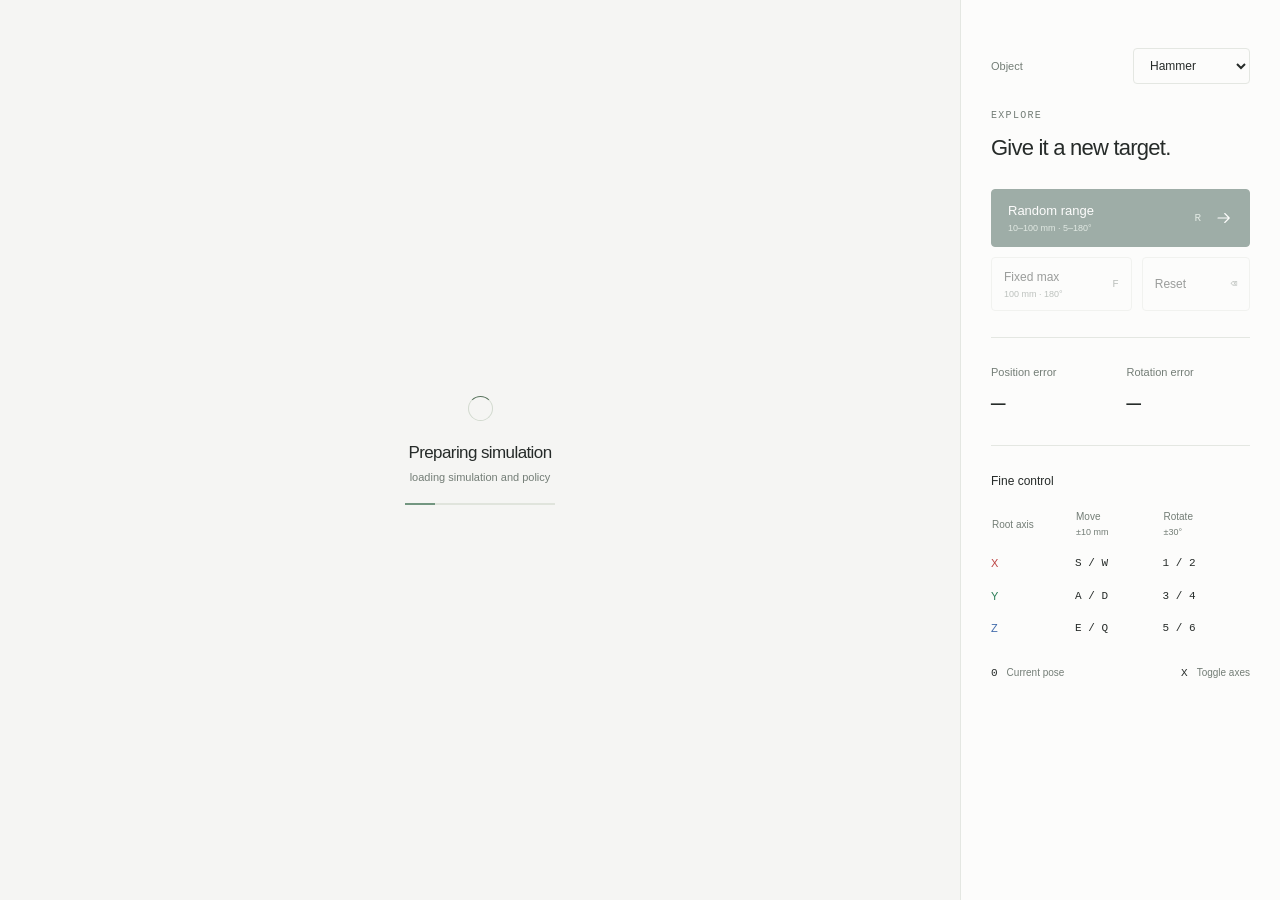
<file: policy-demo/r-2c8930975c67ceeb/index.html>
<!doctype html>
<html lang="en">
  <head>
    <meta charset="UTF-8" />
    <meta name="viewport" content="width=device-width, initial-scale=1.0, viewport-fit=cover" />
    <meta name="theme-color" content="#f5f5f3" />
    <meta name="description" content="Explore dexterous in-hand manipulation with Sharpa Wave. Interactive Hammer and HexPrism policy simulations." />
    <title>Policy demo</title>
    <script>
      // This guard is inline: it must work even if the main JS never downloads.
      (() => {
        let settled = false;
        const showFailure = (detail) => {
          if (settled) return;
          settled = true;
          clearTimeout(timer);
          window.__sharpaStartupFailed = true;
          const show = () => {
            const loading = document.getElementById("loading");
            if (!loading) return;
            loading.classList.remove("done"); loading.classList.add("failed");
            loading.querySelector("h2").textContent = "Unable to load simulation";
            document.getElementById("loading-detail").textContent = detail;
            const button = document.getElementById("reload-simulation");
            button.classList.remove("hidden"); button.textContent = "Retry loading";
            button.onclick = () => {
              const url = new URL(location.href);
              url.searchParams.set("reload", Date.now().toString());
              location.replace(url.href);
            };
          };
          if (document.readyState === "loading") document.addEventListener("DOMContentLoaded", show, {once:true});
          else show();
          window.dispatchEvent(new Event("sharpa-startup-failed"));
        };
        const timer = setTimeout(() => showFailure("Loading timed out. Please retry; your connection may have been interrupted."), 90000);
        window.addEventListener("sharpa-ready", () => {settled = true; clearTimeout(timer);}, {once:true});
        window.addEventListener("sharpa-load-error", e => showFailure(e.detail || "A simulation resource could not be loaded. Please retry."));
        window.addEventListener("error", e => {
          if (!settled && (e.target instanceof HTMLScriptElement || e.target === window)) {
            showFailure("The simulation could not start. Please retry loading.");
          }
        }, true);
        window.addEventListener("unhandledrejection", () => {
          if (!settled) showFailure("A simulation resource could not be loaded. Please retry.");
        });
      })();
    </script>
    <link rel="icon" href="data:image/svg+xml,%3Csvg xmlns='http://www.w3.org/2000/svg' viewBox='0 0 64 64'%3E%3Crect width='64' height='64' rx='14' fill='%232b3935'/%3E%3Cpath d='M17 19l5 27 7-19 6 19 12-27' fill='none' stroke='%23fff' stroke-width='5' stroke-linecap='round' stroke-linejoin='round'/%3E" />
    <script type="module" crossorigin src="./assets/index-DIOTI7OA.js"></script>
    <link rel="stylesheet" crossorigin href="./assets/index-DQ1fMcHb.css">
  </head>
  <body>
    <main id="app">
      <section id="viewport" aria-label="3D simulation" tabindex="0">
        <button id="camera-home" class="tool-button" title="Restore camera view" aria-label="Restore camera view"><svg viewBox="0 0 24 24" aria-hidden="true"><path d="M8 3H3v5m13-5h5v5M3 16v5h5m13-5v5h-5M8 12a4 4 0 1 0 4-4"/><path d="m8 7 0 5 5 0"/></svg></button>
        <div class="scene-footer">
          <div class="object-legend"><span><i class="legend-current"></i>Current</span><span><i class="legend-target"></i>Target</span></div>
          <div id="axes-legend" class="axes-legend"><span class="axis x">X</span><span class="axis y">Y</span><span class="axis z">Z</span></div>
          <p class="gesture-hint">Drag to orbit · Scroll to zoom · Pull object to disturb</p>
        </div>
        <div id="toast" role="status"></div>
        <div id="loading" aria-live="polite"><div class="loader-ring"></div><h2>Preparing simulation</h2><p id="loading-detail">Loading the policy…</p><div class="load-track"><span id="load-progress"></span></div><button id="reload-simulation" class="text-button hidden">Restart simulation</button><noscript>Enable JavaScript to run this simulation.</noscript></div>
      </section>
      <aside id="panel" aria-label="Target controls">
        <label class="object-picker" for="object-select"><span>Object</span><select id="object-select" aria-label="Object"><option value="hexhammer" selected>Hammer</option><option value="hexprism40">HexPrism</option></select></label>
        <section class="target-section">
          <p class="eyebrow">EXPLORE</p>
          <h2>Give it a new target.</h2>
          <button id="random-target" class="primary-button" title="Random feasible target: center displacement 10–100 mm, rotation 5–180°" disabled><span class="motion-label"><span class="motion-name">Random range</span><small>10–100 mm · 5–180°</small></span><kbd>R</kbd><svg viewBox="0 0 24 24" aria-hidden="true"><path d="M4 12h15m-6-6 6 6-6 6"/></svg></button>
          <div class="secondary-actions">
            <button id="fullrange-target" title="Fixed center displacement 100 mm and rotation 180°; retry until feasible. R or Reset cancels." disabled><span class="motion-label"><span class="motion-name">Fixed max</span><small>100 mm · 180°</small></span><kbd>F</kbd></button>
            <button id="reset" disabled><span>Reset</span><kbd>⌫</kbd></button>
          </div>
        </section>
        <section class="metrics" aria-label="Target error">
          <div class="metric"><span>Position error</span><strong id="position-error">—</strong></div>
          <div class="metric"><span>Rotation error</span><strong id="rotation-error">—</strong></div>
        </section>
        <section id="keyboard-help" class="keyboard-help" aria-labelledby="keyboard-title">
          <h3 id="keyboard-title">Fine control</h3>
          <table aria-label="Target translation and rotation shortcuts">
            <thead><tr><th scope="col">Root axis</th><th scope="col">Move <small>±10 mm</small></th><th scope="col">Rotate <small>±30°</small></th></tr></thead>
            <tbody>
              <tr><th scope="row" class="axis x">X</th><td><kbd>S / W</kbd></td><td><kbd>1 / 2</kbd></td></tr>
              <tr><th scope="row" class="axis y">Y</th><td><kbd>A / D</kbd></td><td><kbd>3 / 4</kbd></td></tr>
              <tr><th scope="row" class="axis z">Z</th><td><kbd>E / Q</kbd></td><td><kbd>5 / 6</kbd></td></tr>
            </tbody>
          </table>
          <p class="key-pair"><span><kbd>0</kbd> Current pose</span><span><kbd>X</kbd> Toggle axes</span></p>
        </section>
        <p id="model-warning" class="warning hidden" role="status"></p>
      </aside>
    </main>
  </body>
</html>
</file>
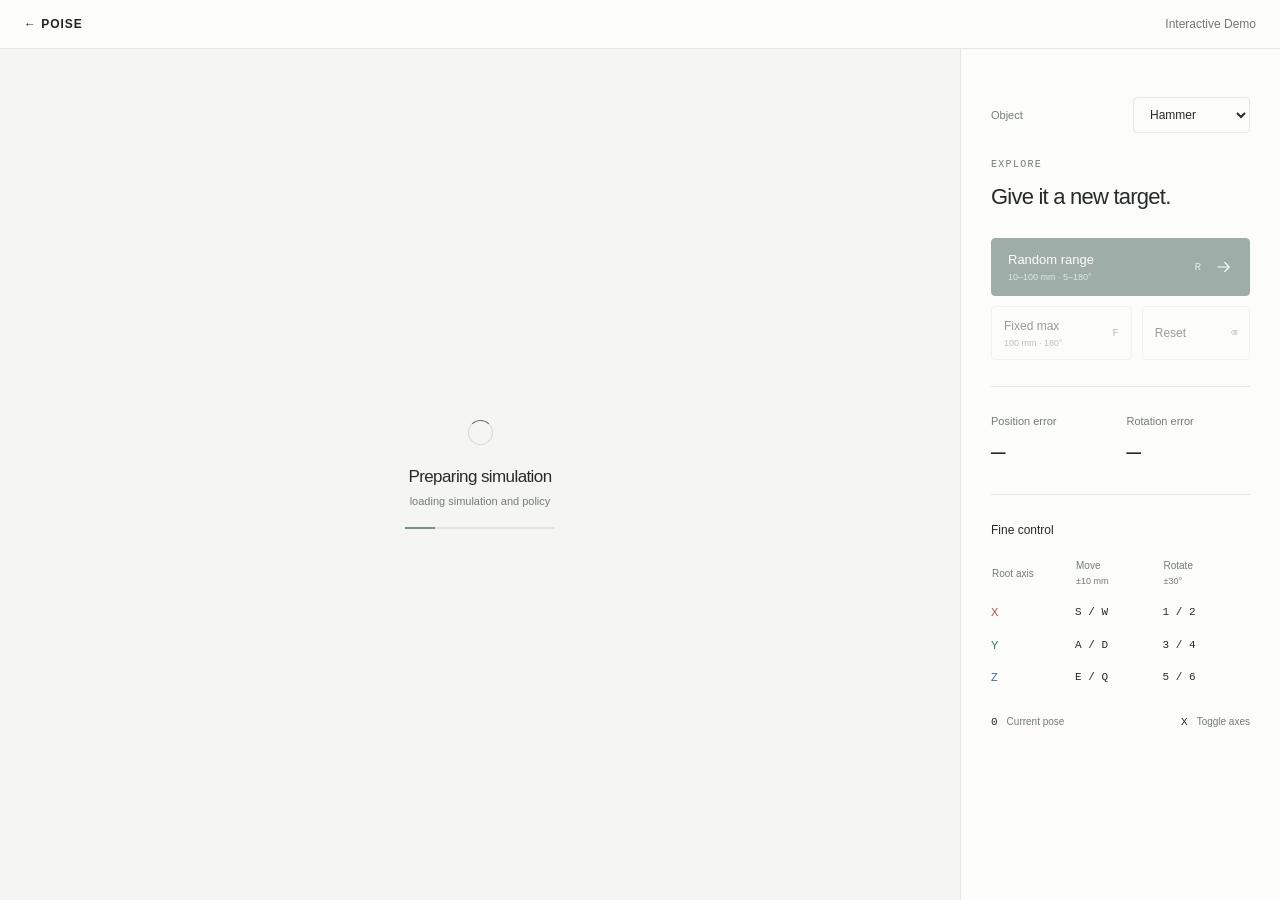
<file: demo.html>
<!doctype html>
<html lang="en">
  <head>
    <meta charset="utf-8">
    <meta name="viewport" content="width=device-width, initial-scale=1, viewport-fit=cover">
    <meta name="robots" content="index, follow">
    <meta name="referrer" content="no-referrer">
    <meta name="description" content="Interact with POISE policies for Hammer and HexPrism in your browser.">
    <title>Interactive Demo | POISE</title>
    <link rel="icon" href="favicon.ico?v=poise-1" sizes="16x16 32x32 48x48">
    <link rel="icon" href="favicon.svg?v=poise-1" type="image/svg+xml" sizes="any">
    <link rel="canonical" href="https://junxiaolin.github.io/poise-website/demo.html">
    <link rel="stylesheet" href="demo.css">
    <script src="demo.js" defer></script>
  </head>
  <body class="demo-page">
    <header class="demo-header">
      <a class="demo-home" href="./#interactive-demo" aria-label="Return to POISE project page">← POISE</a>
      <span>Interactive Demo</span>
    </header>
    <main class="demo-stage" data-policy-src="policy-demo/r-2c8930975c67ceeb/index.html" data-policy-autostart>
      <noscript>Enable JavaScript to run the interactive demo.</noscript>
    </main>
  </body>
</html>
</file>
<file: policy-demo/r-2c8930975c67ceeb/assets/index-DQ1fMcHb.css>
:root{color-scheme:light;font-family:Inter,Helvetica Neue,Arial,sans-serif;--bg: #f5f5f3;--panel: #fcfcfb;--text: #262b29;--muted: #737d76;--line: #e4e7e2;--green: #3e7963;--accent: #2e4e42;--mono: "SFMono-Regular", Consolas, "Liberation Mono", monospace}*{box-sizing:border-box}html,body{margin:0;width:100%;height:100%;background:var(--bg);color:var(--text)}body{overflow:hidden}button{font:inherit;color:inherit;cursor:pointer;border:1px solid var(--line);background:transparent;transition:background .15s,border-color .15s}button:hover{background:#edf0eb;border-color:#bac5ba}button:active{background:#e2e7df}button:disabled{opacity:.45;cursor:wait}button:focus-visible,#viewport:focus-visible{outline:2px solid var(--green);outline-offset:4px}svg{width:18px;height:18px;fill:none;stroke:currentColor;stroke-width:1.5;stroke-linecap:round;stroke-linejoin:round;flex-shrink:0}kbd{font:11px/1.5 var(--mono);font-weight:400}.hidden{display:none!important}#app{width:100%;height:100%;height:100dvh;display:grid;grid-template-columns:minmax(0,1fr) 320px;grid-template-rows:minmax(0,1fr)}#viewport{position:relative;min-width:0;min-height:0;overflow:hidden;outline:none}#viewport>canvas{display:block;width:100%;height:100%;touch-action:none}.eyebrow{margin:0 0 14px;font:10px var(--mono);letter-spacing:.13em;color:var(--muted)}.tool-button{position:absolute;right:25px;top:28px;z-index:4;border:0;width:40px;height:40px;border-radius:5px;display:grid;place-items:center;color:var(--muted);background:#f5f5f3cc}.scene-footer{position:absolute;bottom:25px;left:38px;right:25px;display:flex;flex-wrap:wrap;align-items:center;gap:15px 25px;pointer-events:none;color:var(--muted);z-index:3}.object-legend{display:flex;gap:20px;font-size:11px}.object-legend span{display:flex;align-items:center;gap:8px}.object-legend i{width:9px;height:9px;border-radius:2px}.legend-current{background:#b9814a}.legend-target{border:1px solid #528b79;background:#c8ded4}.axes-legend{display:flex;gap:9px;font:10px var(--mono)}.axis.x{color:#bc4444}.axis.y{color:#287b54}.axis.z{color:#426baa}.gesture-hint{flex-basis:100%;margin:0;font-size:10px;line-height:1.6}#panel{grid-column:2;grid-row:1;min-height:0;overflow-y:auto;padding:48px 30px 26px;border-left:1px solid var(--line);background:var(--panel);display:flex;flex-direction:column;scrollbar-width:thin}.target-section h2{margin-bottom:28px}h2{margin:0;font-size:22px;font-weight:400;letter-spacing:-.035em}.primary-button{width:100%;height:58px;display:flex;align-items:center;gap:14px;border:1px solid var(--accent);border-radius:4px;padding:0 16px;background:var(--accent);color:#fff;font-size:13px}.primary-button span{flex:1;text-align:left}.primary-button kbd{color:#c0d2c7}.primary-button:hover{background:#3e6151;border-color:#3e6151}.secondary-actions{display:grid;grid-template-columns:1fr 1fr;gap:10px;margin-top:10px}.secondary-actions button{border-radius:4px;min-height:54px;display:flex;justify-content:space-between;align-items:center;padding:0 12px;font-size:12px}.secondary-actions kbd{color:var(--muted)}.metrics{display:grid;grid-template-columns:1fr 1fr;gap:12px;border-top:1px solid var(--line);padding:28px 0;margin-top:26px}.metric{display:flex;flex-direction:column;gap:12px}.metric>span{font-size:11px;color:var(--muted)}.metric strong{font:24px var(--mono);letter-spacing:-.05em;white-space:nowrap}.keyboard-help{border-top:1px solid var(--line);padding:28px 0}.keyboard-help h3{margin:0 0 22px;font-size:12px;font-weight:500}table{border-collapse:collapse;table-layout:fixed;width:100%;text-align:left;font-size:11px}th{font-weight:400}thead th{color:var(--muted);padding-bottom:10px;font-size:10px}thead th small{display:block;margin-top:5px;font-size:9px}td,tbody th{padding:8px 0}tbody th{color:var(--muted)}.keyboard-help th:first-child{width:84px;padding-right:24px;white-space:nowrap}.key-pair{display:flex;justify-content:space-between;gap:10px;margin:20px 0 0;font-size:10px;color:var(--muted)}.key-pair span{display:flex;align-items:center;gap:9px}.key-pair kbd{color:var(--text)}.warning{margin:auto 0 0;padding-top:26px;font-size:10px;line-height:1.7;color:#995a40}#loading{position:absolute;inset:0;z-index:7;display:flex;align-items:center;justify-content:center;flex-direction:column;background:var(--bg);transition:opacity .3s}#loading.done{opacity:0;pointer-events:none;visibility:hidden}#loading h2{font-size:17px;margin:22px 0 8px}#loading p{color:var(--muted);font-size:11px;margin:0 30px 20px;text-align:center;overflow-wrap:anywhere}.load-track{width:150px;height:2px;background:#e0e4dc}.load-track span{display:block;height:100%;width:8%;background:#739680;transition:width .2s}.loader-ring{border:1px solid #d2dacf;border-top-color:#59745d;width:25px;height:25px;border-radius:50%;animation:spin 1.3s linear infinite}#loading.failed .loader-ring{animation:none;border-color:#b9745c}#loading.failed h2{color:#a65f45}.text-button{margin-top:24px;padding:10px 16px;border-radius:4px;font-size:12px}@keyframes spin{to{transform:rotate(360deg)}}#toast{position:absolute;bottom:98px;left:50%;transform:translate(-50%,6px);opacity:0;pointer-events:none;z-index:5;background:#fcfcfaf2;border:1px solid var(--line);border-radius:4px;padding:10px 16px;font-size:11px;max-width:85%;width:max-content;text-align:center;transition:opacity .2s,transform .2s}#toast.show{opacity:1;transform:translate(-50%)}@media (min-width: 1600px){#app{grid-template-columns:minmax(0,1fr) 352px}#panel{padding:54px 36px 30px}.scene-footer{left:48px}}@media (max-width: 1050px){#app{grid-template-columns:minmax(0,1fr) 280px}#panel{padding:35px 22px 24px}.scene-footer{left:25px}.metric strong{font-size:21px}}@media (max-width: 700px){body{overflow-y:auto}#app{height:auto;min-height:100dvh;grid-template-columns:1fr;grid-template-rows:minmax(380px,58svh) auto}#viewport{grid-column:1;grid-row:1}.tool-button{right:12px;top:22px}.scene-footer{left:22px;right:20px;bottom:16px;gap:10px 24px}.gesture-hint{font-size:9px}.axes-legend{margin-left:auto}#panel{grid-column:1;grid-row:2;border-left:0;border-top:1px solid var(--line);padding:28px 24px 22px;overflow:visible}.target-section h2{margin-bottom:22px}.target-section .eyebrow{display:none}.metrics{margin-top:26px;padding:22px 0}.metric strong{font-size:24px}.keyboard-help{padding:24px 0 8px}.keyboard-help h3{margin-bottom:18px}.warning{padding-top:24px}}@media (prefers-reduced-motion: reduce){*,*:before,*:after{transition:none!important;animation:none!important}}.motion-label{text-align:left;white-space:nowrap}.motion-label small{display:block;margin-top:5px;font-size:9px;color:var(--muted)}.primary-button .motion-label small{color:#c0d2c7}.secondary-actions{grid-template-columns:1.3fr 1fr}.object-picker{display:flex;align-items:center;justify-content:space-between;gap:16px;margin-bottom:26px;font-size:11px;color:var(--muted)}.object-picker select{font:inherit;font-size:12px;color:var(--text);background:transparent;border:1px solid var(--line);border-radius:4px;padding:9px 30px 9px 12px;max-width:180px;cursor:pointer}.object-picker select:focus-visible{outline:2px solid var(--green);outline-offset:3px}
</file>
<file: demo.css>
/* Small project-page shell; simulation appearance and controls are unchanged. */
.demo-section-heading {
  display: flex;
  justify-content: space-between;
  align-items: baseline;
  gap: 16px;
  margin-bottom: 24px;
}
.demo-section-heading h2 { margin: 0; }
.demo-open {
  flex-shrink: 0;
  color: #555;
  font-size: 0.82rem;
  text-decoration: none;
  text-underline-offset: 4px;
}
.demo-open:hover { color: #111; text-decoration: underline; }
.demo-preview {
  position: relative;
  height: 700px;
  border: 1px solid #e5e5e5;
  border-radius: 4px;
  overflow: hidden;
  background: #f5f5f3;
}
.demo-preview > img {
  display: block;
  width: 100%;
  height: 100%;
  object-fit: contain;
}
.demo-launch {
  position: absolute;
  left: 50%;
  bottom: 54px;
  transform: translateX(-50%);
  padding: 15px 24px;
  border: 1px solid #222;
  border-radius: 3px;
  background: #222;
  color: #fff;
  font: 500 0.88rem "Helvetica Neue", Helvetica, Arial, sans-serif;
  cursor: pointer;
  white-space: nowrap;
}
.demo-launch:hover { background: #444; }
.demo-launch:focus-visible { outline: 2px solid #111; outline-offset: 4px; }
.demo-note { margin: 14px 0 0; color: #777; font-size: 0.75rem; line-height: 1.6; }
.demo-preview iframe, .demo-stage iframe { display: block; width: 100%; height: 100%; border: 0; }
.demo-page {
  margin: 0;
  height: 100vh;
  height: 100dvh;
  display: flex;
  flex-direction: column;
  background: #f5f5f3;
  color: #222;
  font-family: "Helvetica Neue", Helvetica, Arial, sans-serif;
}
.demo-header {
  flex: 0 0 48px;
  display: flex;
  align-items: center;
  justify-content: space-between;
  padding: 0 24px;
  border-bottom: 1px solid #e4e7e2;
  background: #fcfcfb;
  font-size: 12px;
}
.demo-home { color: #222; text-decoration: none; font-weight: 600; letter-spacing: .08em; }
.demo-home:hover { text-decoration: underline; text-underline-offset: 4px; }
.demo-header > span { color: #777; }
.demo-stage { flex: 1; min-height: 0; }
@media (max-width: 700px) {
  .demo-preview { height: 880px; }
  .demo-preview:not(.is-running) { height: 440px; }
  .demo-section-heading { align-items: center; }
  .demo-section-heading h2 { font-size: 1.35rem; }
  .demo-open { font-size: .75rem; }
  .demo-header { padding: 0 16px; }
}
</file>
